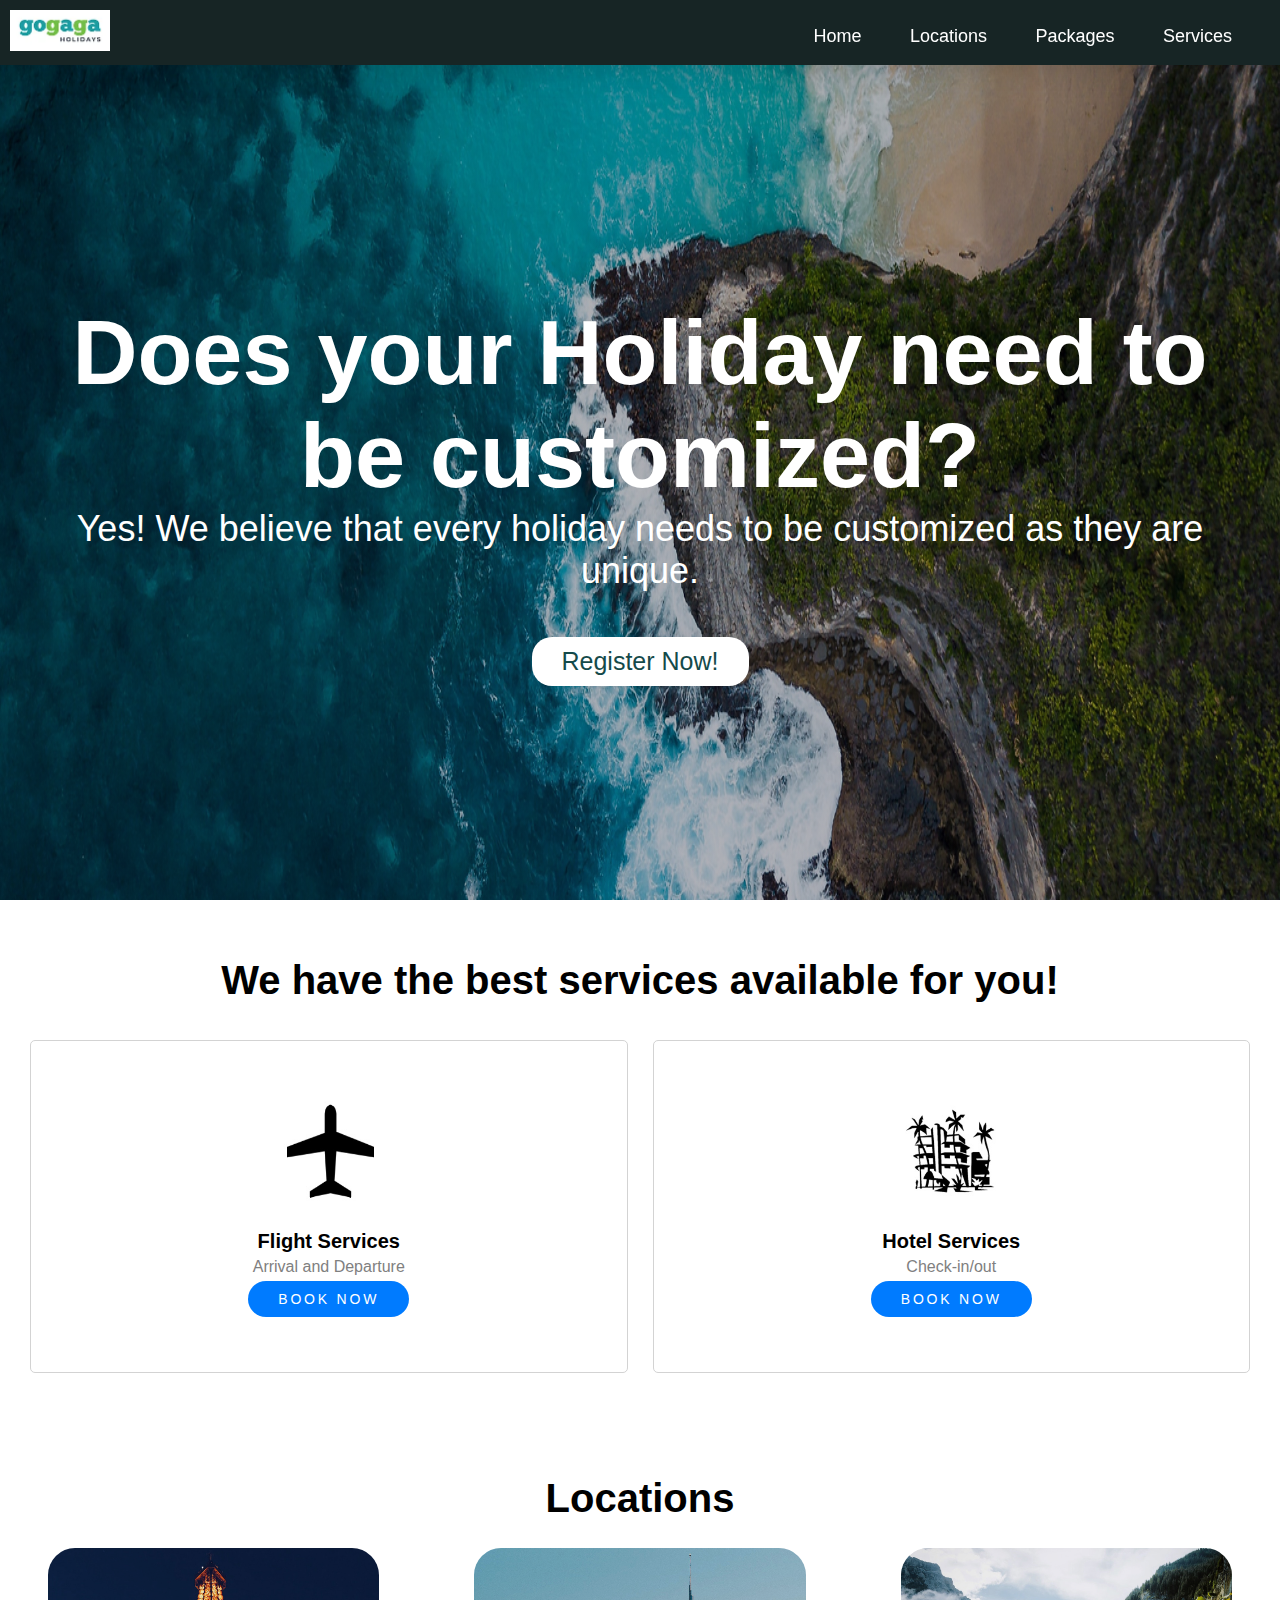
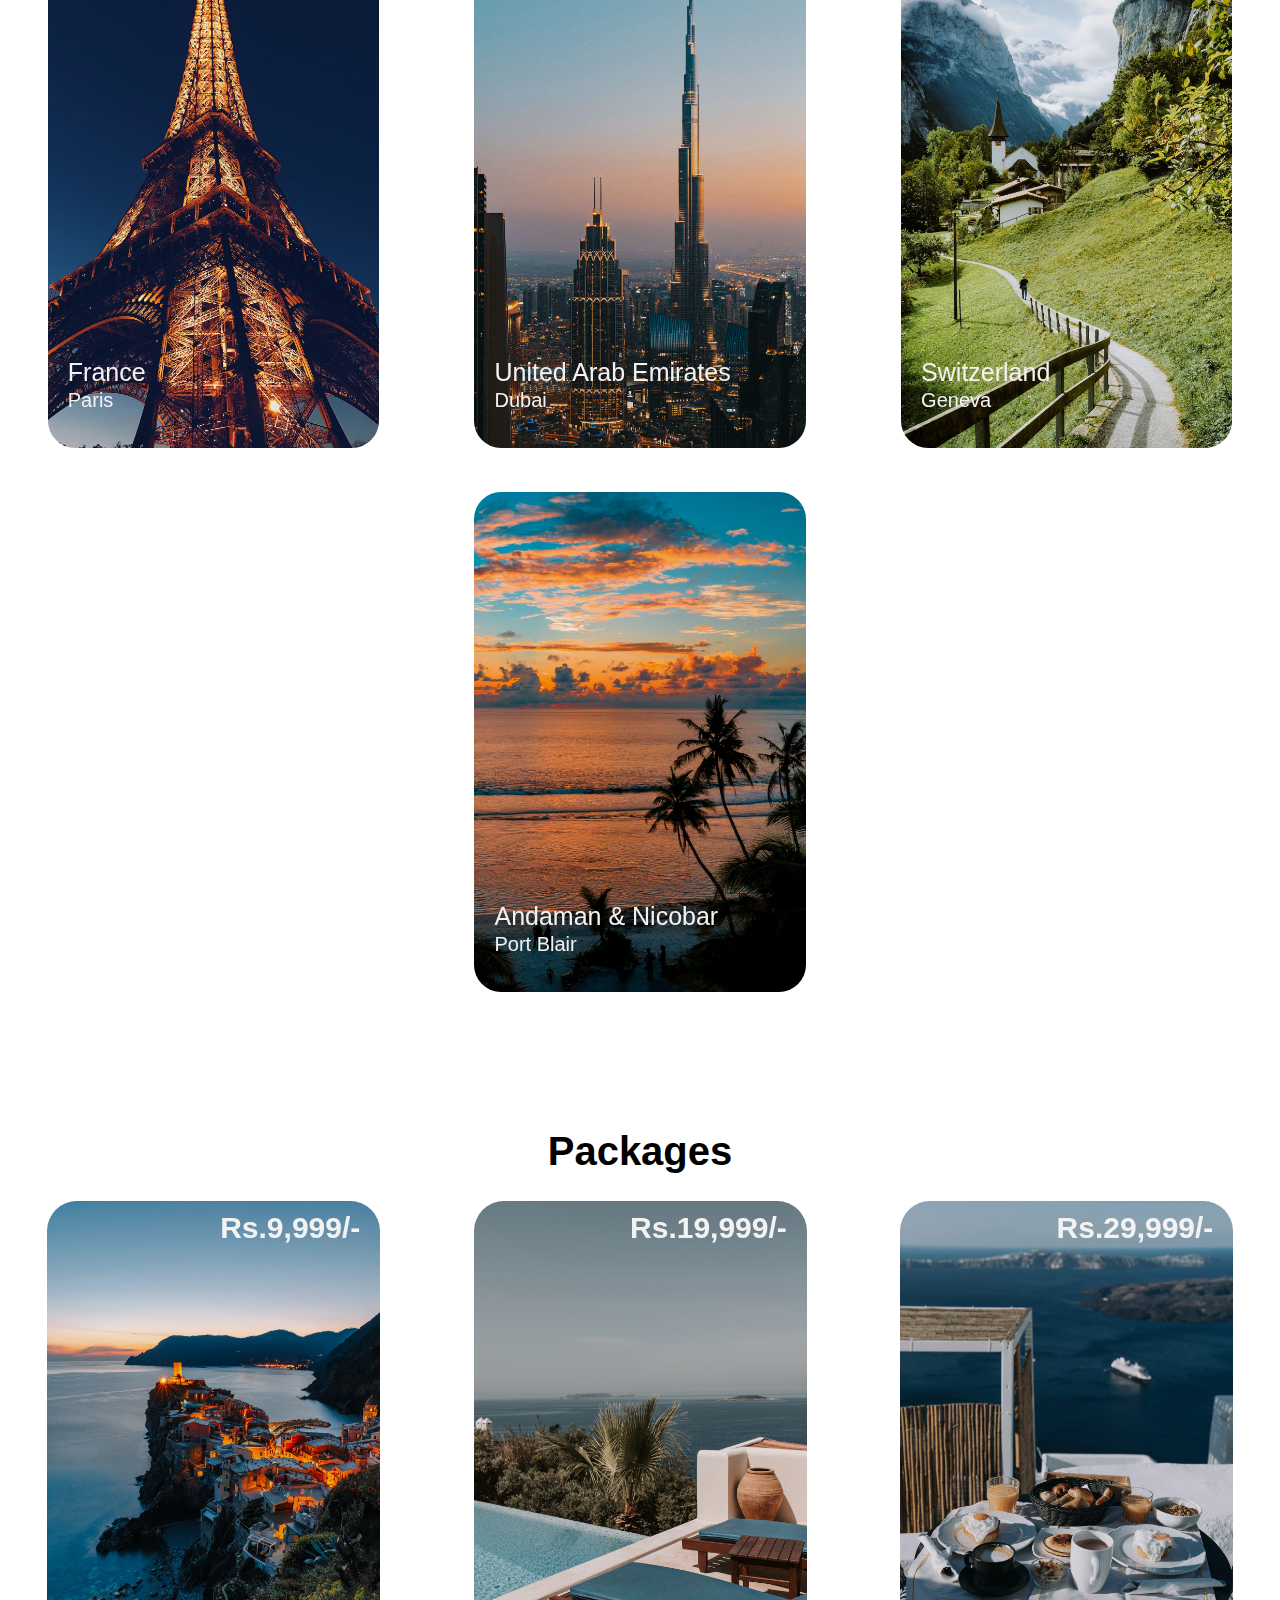
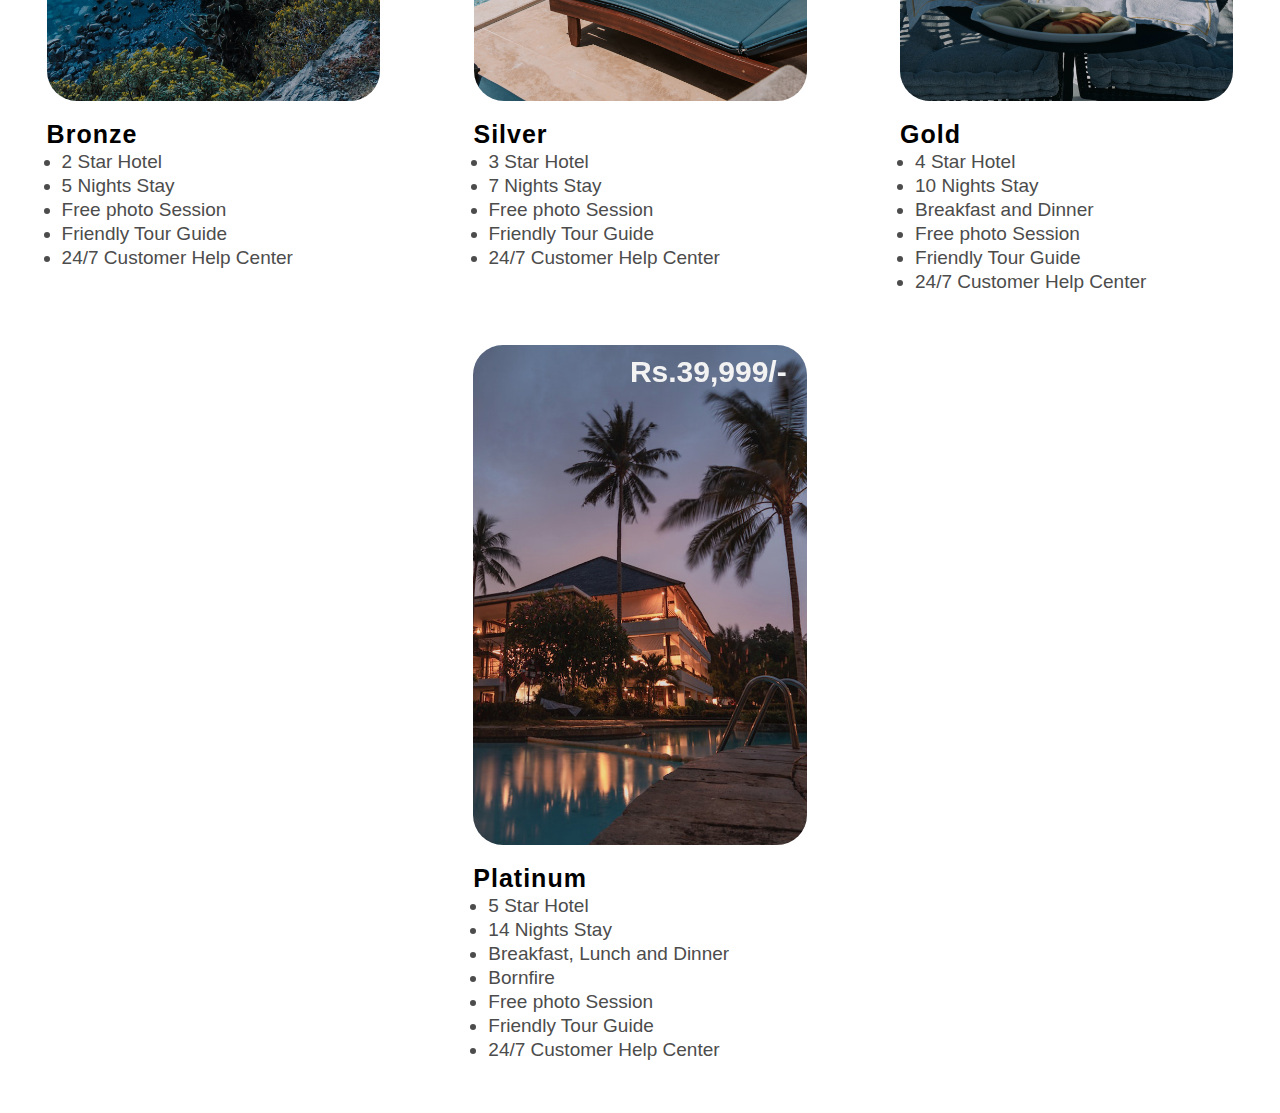
<file: nxtwave assignment/index.html>
<!DOCTYPE html>
<html lang="en">
<head>
    <meta charset="UTF-8">
    <meta name="viewport" content="width=device-width, initial-scale=1.0">
    <title>Gogaga Holidays</title>
    <link rel="stylesheet" href="css/index.css">
</head>
<body>
   
    <div class="banner">
        <img class="background-img" src="./files/bgimg.jpg" />
    
    <!-- Header -->

    <div class="content" id="home"> 
        <nav>
            <div>
            <img src="./files/GOGAGA NEW LOGO FINAL-01.jpg" class="logo" alt="Logo" title="Gogaga Holidays">
        </div>
            <ul class="navbar">
                <li>
                    <a href="#home">Home</a>
                    <a href="#locations">Locations</a>
                    <a href="#package">Packages</a>
                    <a href="#services">Services</a>
                </li>
            </ul>
        </nav>
 
        <div class="title">
            <h1>Does your Holiday need to be customized?</h1>
            <p> Yes! We believe that every holiday needs to be customized as they are unique.</p>
            <a href="./register.html" class="button">Register Now!</a>
        </div>
        </div>
    </div>


    <!-- Services -->

<section id="services" class="container">
    <div class="text">
        <h2>We have the best services available for you!</h2>
    </div>
    <div class="rowitems">
        <div class="container-box">
        <div class="container-image">
           <img src="./files/1a.jpg" alt="Flight Services">
        </div>
            <h4>Flight Services</h4>
            <p>Arrival and Departure</p>
            <a href="flight-booking.html"><button class="btn-ser">Book Now</button></a>
        </div>
        <div class="container-box">
        <div class="container-image">
            <img src="./files/4a.jpg" alt="Hotel Services">
        </div>
            <h4>Hotel Services</h4>
            <p>Check-in/out</p>
            <a href="hotel-booking.html"><button class="btn-ser">Book Now</button></a>
        </div>
</section>

 
<section class="locations" id="locations">
    <div class="package-title">
        <h2>Locations</h2>
    </div>

    <div class="location-content">

        <div class="col-content">
            <img src="./files/l3.jpg" alt="">
            <h5>France</h5>
            <p>Paris</p>
        </div></a>

        <div class="col-content">
            <img src="./files/l5.jpg" alt="">
            <h5>United Arab Emirates</h5>
            <p>Dubai</p>
        </div></a>

        <div class="col-content">
            <img src="./files/l6.jpg" alt="">
            <h5>Switzerland</h5>
            <p>Geneva</p>
        </div></a>

        <div class="col-content">
            <img src="./files/l7.jpg" alt="">
            <h5>Andaman & Nicobar</h5>
            <p>Port Blair</p>
        </div></a>

    </div>
</section>

<!-- Packages -->

<section class="package" id="package">
    <div class="package-title">
        <h2>Packages</h2>
    </div>

    <div class="package-content">
        
        <div class="box">
            <div class="image">
                <img src="./files/p1.jpg" alt="">
                <h3>Rs.9,999/-</h3>
            </div>
        
        <div class="dest-content">
            <div class="location">
                <h4>Bronze</h4>
                <ul class="pac-details">
                    <li>2 Star Hotel</li>
                    <li>5 Nights Stay</li>
                    <li>Free photo Session</li>
                    <li>Friendly Tour Guide</li>
                    <li>24/7 Customer Help Center</li>
                </ul>
            </div>
        </div>
        </div>
        
        <div class="box">
            <div class="image">
                <img src="./files/p2.jpg" alt="">
                <h3>Rs.19,999/-</h3>
            </div>
        
        <div class="dest-content">
            <div class="location">
                <h4>Silver</h4>
                <ul class="pac-details">
                    <li>3 Star Hotel</li>
                    <li>7 Nights Stay</li>
                    <li>Free photo Session</li>
                    <li>Friendly Tour Guide</li>
                    <li>24/7 Customer Help Center</li>
                </ul>
            </div>
        </div>
        </div>

        <div class="box">
            <div class="image">
                <img src="./files/p3.jpg" alt="">
                <h3>Rs.29,999/-</h3>
            </div>
        
        <div class="dest-content">
            <div class="location">
                <h4>Gold</h4>
                <ul class="pac-details">
                    <li>4 Star Hotel</li>
                    <li>10 Nights Stay</li>
                    <li>Breakfast and Dinner</li>
                    <li>Free photo Session</li>
                    <li>Friendly Tour Guide</li>
                    <li>24/7 Customer Help Center</li>
                </ul>
            </div>
        </div>
        </div>

        <div class="box">
            <div class="image">
                <img src="./files/p4.jpg" alt="">
                <h3>Rs.39,999/-</h3>
            </div>
        
        <div class="dest-content">
            <div class="location">
                <h4>Platinum</h4>
                <ul class="pac-details">
                    <li>5 Star Hotel</li>
                    <li>14 Nights Stay</li>
                    <li>Breakfast, Lunch and Dinner</li>
                    <li>Bornfire</li>
                    <li>Free photo Session</li>
                    <li>Friendly Tour Guide</li>
                    <li>24/7 Customer Help Center</li>
                </ul>
            </div>
        </div>
    </div>

</div>

</section>

</body>
</html>
</file>
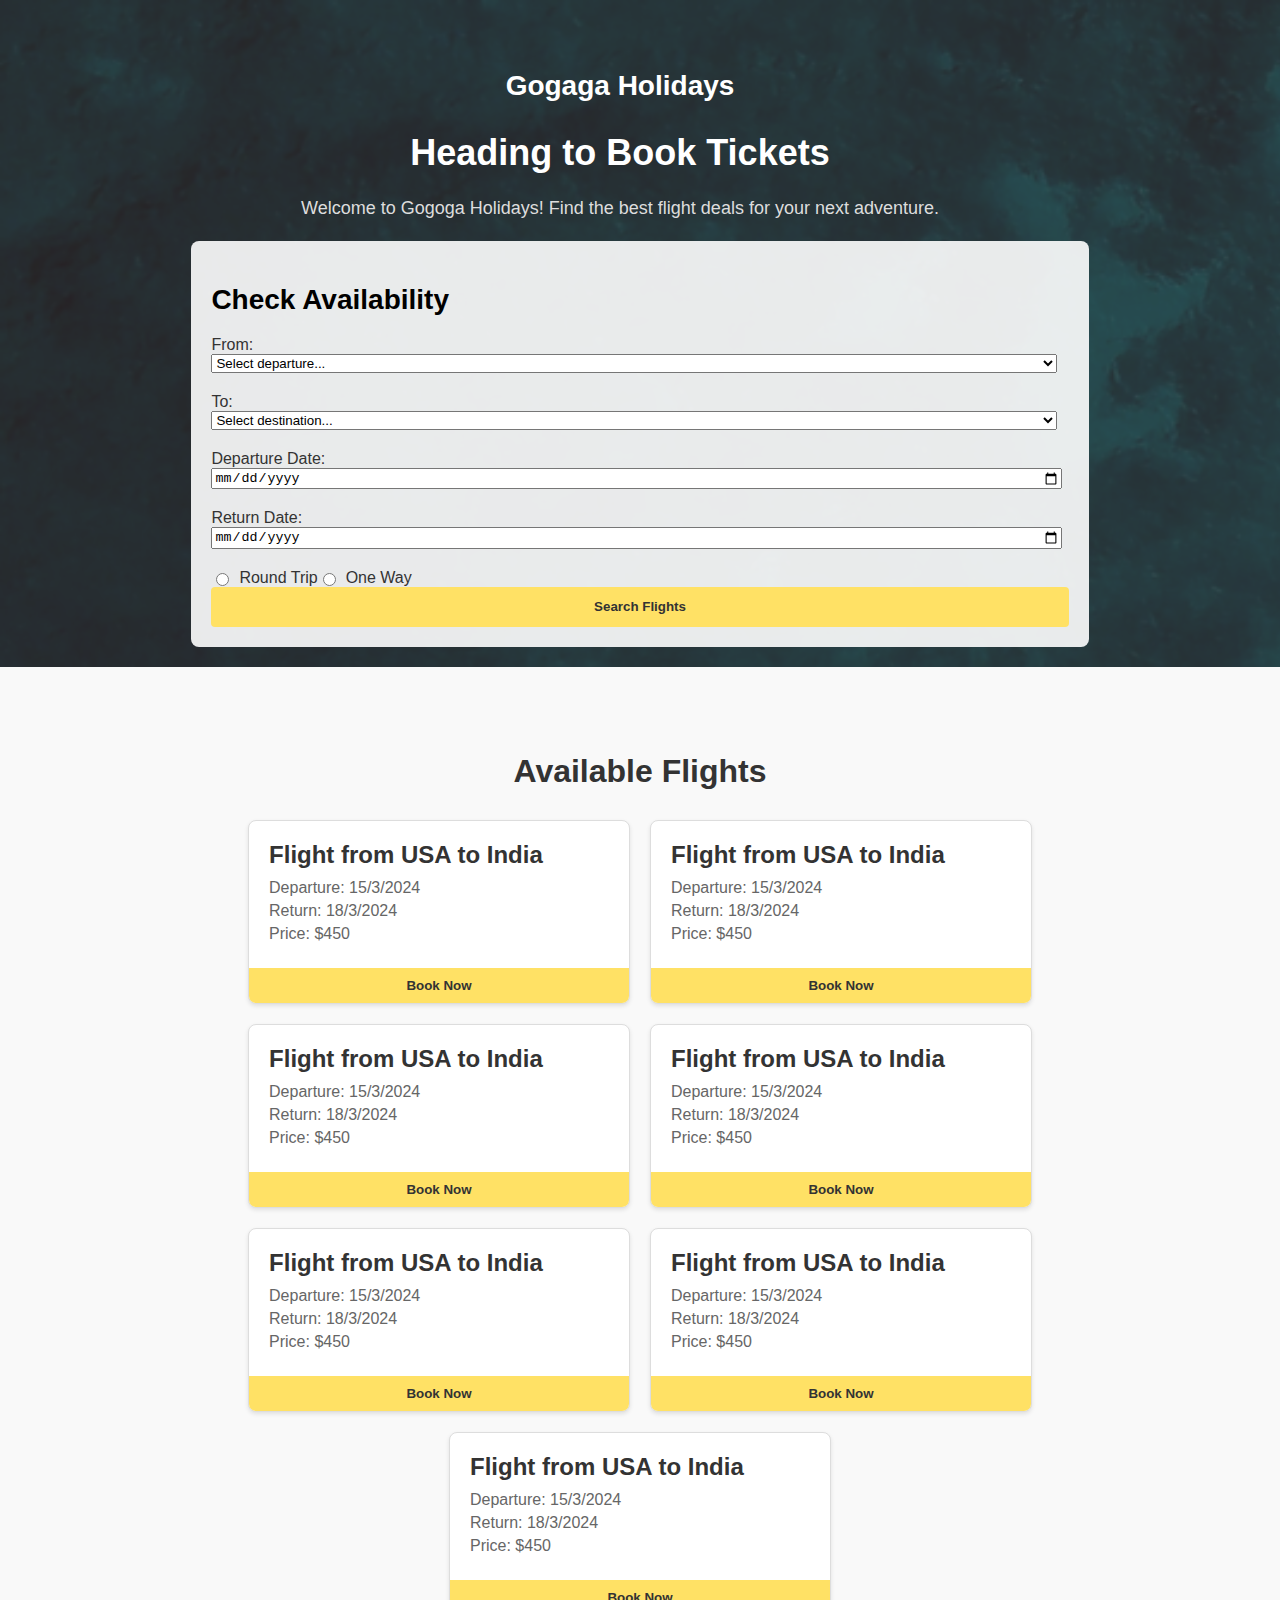
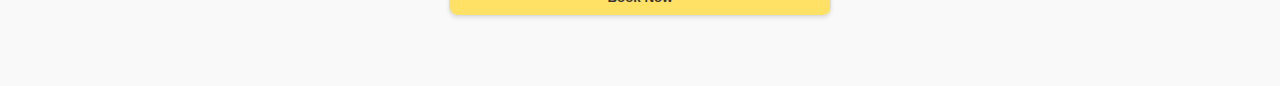
<file: nxtwave assignment/flight-booking.html>
<!DOCTYPE html>
<html lang="en">
<head>
    <meta charset="UTF-8">
    <meta name="viewport" content="width=device-width, initial-scale=1.0">
    <title>Flight Booking</title>
    <link rel="stylesheet" href="css/flight.css">
</head>
<body>

<section class="banner" id="top">
    <div class="container">
        <div class="row">
            <div class="left-content">
                <div class="left-side">
                    <div class="logo">
                        Gogaga Holidays
                    </div>
                    <div class="tabs-content">
                        <h2>Heading to Book Tickets</h2>
                        <p>Welcome to Gogoga Holidays! Find the best flight deals for your next adventure.</p>
                    </div>
                </div>
            </div>
            <div class="right-content">
                <section id="first-tab-group" class="tabgroup">
                    <div id="tab1">
                        <div class="submit-form">
                            <h2 class="form-heading">Check Availability</h2>
                            <form id="form-submit" action="" method="get">
                                <label for="from">From:</label>
                                <select required name='from'>
                                    <option value="">Select departure...</option>
                                    <option value="Cambodia">Cambodia</option>
                                    <option value="Hong Kong">Hong Kong</option>
                                 
                                </select>
        
                                <label for="to">To:</label>
                                <select required name='to'>
                                    <option value="">Select destination...</option>
                                    <option value="Cambodia">Cambodia</option>
                                    <option value="Hong Kong">Hong Kong</option>
                                  
                                </select>
        
                                <label for="departure">Departure Date:</label>
                                <input name="departure" type="date" class="form-control date" id="departure" required>
        
                                <label for="return">Return Date:</label>
                                <input name="return" type="date" class="form-control date" id="return" required>
        
                                <div class="radio-select">
                                    <input type="radio" name="trip" id="round" value="round" required>
                                    <label for="round">Round Trip</label>
                                    <input type="radio" name="trip" id="oneway" value="one-way" required>
                                    <label for="oneway">One Way</label>
                                </div>
        
                                <button type="submit" id="form-submit">Search Flights</button>
                            </form>
                        </div>
                    </div>
                </section>
            </div>
        </div>
    </div>
</section>



<section class="flight-grid">
    <div class="container">
        <h2>Available Flights</h2>
        <div class="flight-list">
            <div class="flight-item">
                <div class="flight-details">
                    <h3>Flight from USA to India</h3>
                    <p>Departure: 15/3/2024</p>
                    <p>Return: 18/3/2024</p>
                    <p>Price: $450</p>
                </div>
                <button class="btn-book">Book Now</button>
            </div>
            <div class="flight-item">
                <div class="flight-details">
                    <h3>Flight from USA to India</h3>
                    <p>Departure: 15/3/2024</p>
                    <p>Return: 18/3/2024</p>
                    <p>Price: $450</p>
                </div>
                <button class="btn-book">Book Now</button>
            </div>
            <div class="flight-item">
                <div class="flight-details">
                    <h3>Flight from USA to India</h3>
                    <p>Departure: 15/3/2024</p>
                    <p>Return: 18/3/2024</p>
                    <p>Price: $450</p>
                </div>
                <button class="btn-book">Book Now</button>
            </div>
            <div class="flight-item">
                <div class="flight-details">
                    <h3>Flight from USA to India</h3>
                    <p>Departure: 15/3/2024</p>
                    <p>Return: 18/3/2024</p>
                    <p>Price: $450</p>
                </div>
                <button class="btn-book">Book Now</button>
            </div>
            <div class="flight-item">
                <div class="flight-details">
                    <h3>Flight from USA to India</h3>
                    <p>Departure: 15/3/2024</p>
                    <p>Return: 18/3/2024</p>
                    <p>Price: $450</p>
                </div>
                <button class="btn-book">Book Now</button>
            </div>
            <div class="flight-item">
                <div class="flight-details">
                    <h3>Flight from USA to India</h3>
                    <p>Departure: 15/3/2024</p>
                    <p>Return: 18/3/2024</p>
                    <p>Price: $450</p>
                </div>
                <button class="btn-book">Book Now</button>
            </div>
            <div class="flight-item">
                <div class="flight-details">
                    <h3>Flight from USA to India</h3>
                    <p>Departure: 15/3/2024</p>
                    <p>Return: 18/3/2024</p>
                    <p>Price: $450</p>
                </div>
                <button class="btn-book">Book Now</button>
            </div>
        </div>
    </div>
</section>

</body>
</html>
</file>
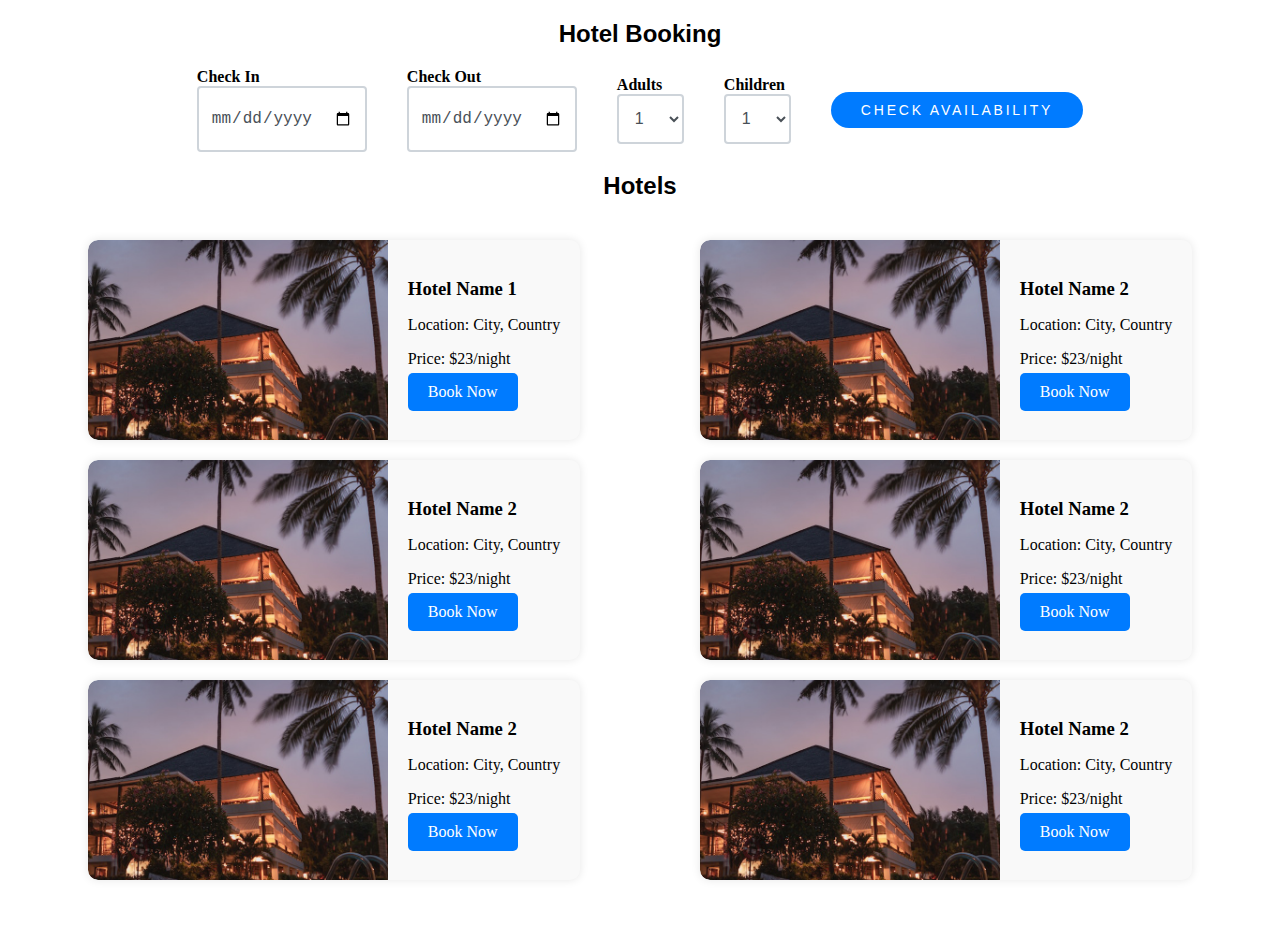
<file: nxtwave assignment/hotel-booking.html>
<!DOCTYPE html>
<html lang="en">
<head>
    <meta charset="UTF-8">
    <meta name="viewport" content="width=device-width, initial-scale=1.0">
    <title>Gogaga Holidays</title>
    <link rel="stylesheet" href="css/hotel.css">
</head>
<body>
    <section id="hotel-booking">
        <h2 class="hotel-heading">Hotel Booking</h2>
        <div class="booking-form">
            <form action="#">
                <div class="row">
                    <div class="col">
                        <label for="checkin_date" class="font-weight-bold text-black">Check In</label>
                        <div class="field-icon-wrap">
                            <div class="icon"><span class="icon-calendar"></span></div>
                            <input type="date" id="checkin_date" class="form-control" placeholder="YYYY-MM-DD">
                        </div>
                    </div>
                    <div class="col">
                        <label for="checkout_date" class="font-weight-bold text-black">Check Out</label>
                        <div class="field-icon-wrap">
                            <div class="icon"><span class="icon-calendar"></span></div>
                            <input type="date" id="checkout_date" class="form-control" placeholder="YYYY-MM-DD">
                        </div>
                    </div>
                    <div class="col">
                        <label for="adults" class="font-weight-bold text-black">Adults</label>
                        <div class="field-icon-wrap">
                            <div class="icon"><span class="ion-ios-arrow-down"></span></div>
                            <select name="" id="adults" class="form-control">
                                <option value="">1</option>
                                <option value="">2</option>
                                <option value="">3</option>
                                <option value="">4+</option>
                            </select>
                        </div>
                    </div>
                    <div class="col">
                        <label for="children" class="font-weight-bold text-black">Children</label>
                        <div class="field-icon-wrap">
                            <div class="icon"><span class="ion-ios-arrow-down"></span></div>
                            <select name="" id="children" class="form-control">
                                <option value="">1</option>
                                <option value="">2</option>
                                <option value="">3</option>
                                <option value="">4+</option>
                            </select>
                        </div>
                    </div>
                    <div class="col">
                        <button class="btn btn-primary btn-block text-white">Check Availability</button>
                    </div>
                </div>
            </form>
        </div>

        
    
        <h2 class="hotel-heading">Hotels</h2>
        <section id="hotel-list">
           
            <div class="hotel-card">
                <img src="./files/p4.jpg" alt="Hotel 1">
                <div class="hotel-info">
                    <h3>Hotel Name 1</h3>
                    <p>Location: City, Country</p>
                    <p>Price: $23/night</p>
                    <a href="#">Book Now</a>
                </div>
            </div>
            <div class="hotel-card">
                <img src="./files/p4.jpg" alt="Hotel 2">
                <div class="hotel-info">
                    <h3>Hotel Name 2</h3>
                    <p>Location: City, Country</p>
                    <p>Price: $23/night</p>
                    <a href="#">Book Now</a>
                </div>
            </div>
            <div class="hotel-card">
                <img src="./files/p4.jpg" alt="Hotel 2">
                <div class="hotel-info">
                    <h3>Hotel Name 2</h3>
                    <p>Location: City, Country</p>
                    <p>Price: $23/night</p>
                    <a href="#">Book Now</a>
                </div>
            </div>
            <div class="hotel-card">
                <img src="./files/p4.jpg" alt="Hotel 2">
                <div class="hotel-info">
                    <h3>Hotel Name 2</h3>
                    <p>Location: City, Country</p>
                    <p>Price: $23/night</p>
                    <a href="#">Book Now</a>
                </div>
            </div>
            <div class="hotel-card">
                <img src="./files/p4.jpg" alt="Hotel 2">
                <div class="hotel-info">
                    <h3>Hotel Name 2</h3>
                    <p>Location: City, Country</p>
                    <p>Price: $23/night</p>
                    <a href="#">Book Now</a>
                </div>
            </div>
            <div class="hotel-card">
                <img src="./files/p4.jpg" alt="Hotel 2">
                <div class="hotel-info">
                    <h3>Hotel Name 2</h3>
                    <p>Location: City, Country</p>
                    <p>Price: $23/night</p>
                    <a href="#">Book Now</a>
                </div>
            </div>
        </section>
    </section>

</body>
</html>
</file>
<file: nxtwave assignment/css/index.css>
*{
    padding:0;
    margin:0;
    box-sizing:border;
    font-family:'Poppins',sans-serif;
    text-decoration: none;
    list-style: none;
    scroll-behavior: smooth;
}

/* Home page */

.banner{
    width:100%;
    height: 100vh;
    overflow: hidden;
    display: flex;
    justify-content: center;
    align-items: center;
}

.banner .background-img{
    position: absolute;
    left: 0;
    width: 100%;
    height: 100%;

}

.content{
    position: relative;
    z-index: 1;
    width: 100%;
    height: 100vh;
    background-image: linear-gradient(rgba(1, 0, 5, 0.3),rgba(4, 1, 17, 0.3));


}

nav{
    width: 100%;
    position: fixed;
    background-color: rgb(23, 37, 37);
    box-shadow: 5px 5px 30px rgba(0, 0, 0, 15%);
    display: flex;
    align-items: center;
    justify-content: space-between;
    padding: 10px 10px; 
}

nav .logo{
    width: 100px;
}

nav ul li{
    list-style: none;
    display: inline-block;
    margin-left: 40px;
    margin-bottom: 8px;
}

.navbar{
    display: flex;
    margin-right: 4vh;
    align-self: flex-end;
}

.navbar a{
    color: white;
    font-size: 18px;
    padding: 10px 22px;
    border-radius: 4px;
    font-weight: 500;   
    text-decoration: none;
    transition: ease 0.40s;
}

.navbar a:hover,.navbar a.active{
    background: white;
    color: black;
    box-shadow: 5px 10px 30px rgb(85 85 85 / 20%);
    border-radius: 5px;
    
}

nav ul li a{
    text-decoration: none;
    color: rgb(255, 255, 255);
    font-size: 17px;
}

.title{
    text-decoration: none;
    /* display: inline-block; */
    font-size: 4vh;
    color: rgb(255, 255, 255);
    padding: 14px 17px;
    margin-top: 32vh;
    text-align: center;
    vertical-align: center;
}

.title h1{
    font-size: 10vh;
    text-shadow: 2px black;
    transition: ease 0.3s;
}

.title h1:hover{
    color:transparent;
    -webkit-text-stroke: 1px white;
    
}

.button{
    display: inline-block;
    margin-top:5vh;
    font-size: 25px;
    padding: 10px 30px;
    color: rgb(21, 74, 74);
    /* background-color:rgb(164, 44, 44); */
    background-color: white;
    border-radius: 20px;
    text-decoration: none;
    transition: ease 0.30s;
}

.button:hover{
    transform: scale(1.1);
    color: white;
    background-color: rgb(21, 74, 74);
    /* border: 2px solid rgb(42, 37, 68); */
    box-shadow: 5px 10px 30px rgba(0, 0, 0, 0.4);
    padding: 10px 30px;
}




/* Services */

.text h2{
    font-size: 40px;
    font-weight: 650;
    margin-top: 40px;
    margin-bottom: 10px;
    line-height: 2;
    text-align: center;
}

.rowitems{
    display: grid;
    grid-template-columns: repeat(auto-fit,minmax(100px,auto));
    gap: 25px;
    align-items: center;
    text-align: center;
    margin-top: 20px;
    margin-left: 30px ;
    margin-right: 30px;
    margin-bottom:10px ;
}
.btn-ser {
  
        padding: 10px 30px;
        border-radius: 50px;
        background-color: #007bff;
        color: #fff;
        text-transform: uppercase;
        font-size: 14px;
        letter-spacing: 0.2em;
        cursor: pointer;
        outline: none;
        border: none;
        margin: 5px;
    
}
.container-box{
    border: 1px solid #d3d3d3;
    border-radius: 5px;
    padding: 50px 10px;
    transition: all 0.7s ease 0s;
    cursor: pointer;
}

.container-image img{
    height: 100px;
    width: 100px;
    padding: 10px;
    margin-bottom: 15px;
}

.container-box h4{
    font-size: 20px;
    margin-bottom: 5px;
    font-weight: 550;
}

.container-box p{
    font-size: 16px;
    color: #808080;
}

.container-box:hover{
    transform: translateX(3px);
    box-shadow: 5px 20px 50px rgba(78, 78, 78, 0.1);
    border: 1px solid transparent;
    border-radius: 0px;
}

/* Packages */

.package-title{
    text-align: center;
}

.package-title h2{
    font-size: 40px;
    font-weight: 650;
    padding-top: 75px;
    padding-bottom: 10px;
    line-height: 2;
}

.package-content{
    display: flex;
    justify-content: space-around;
    flex-wrap: wrap;
}

.image{
    position: relative;
    transition: all 0.3s cubic-bezier(0.445,0.05,0.55,0.95);
    cursor: pointer;
    filter: brightness(95%);
}

.image img{
    width: 100%;
    height: 500px;
    border-radius: 30px;
}

.image h3{
    color: white;
    position: absolute;
    font-size: 30px;
    font-weight: 600;
    text-align: center;
    top: 10px;
    right: 20px;
}

.dest-content{
    display: flex;
    flex-wrap: wrap;
    justify-content: space-between;
    align-items: center;
    padding-top: 15px;
    margin-bottom: 50px;
}

.location h4{
    font-size: 25px;
    letter-spacing: 1px;
    font-weight: 600;
    margin-bottom: 2px;
}

.pac-details li{
    font-size: 19px;
    color: #4c4c4c;
    margin-left: 15px;
    margin-bottom: 2px;
    list-style-type: disc;
}

.image:hover{
    filter: brightness(120%);
    transform: scale(1.03);
}

/* Locations */

.location-content{
    display: flex;
    justify-content: space-around;
    flex-wrap: wrap;
}

.col-content{
    position: relative;
    filter:brightness(95%);
    transition: all 0.3s cubic-bezier(0.445,0.05,0.55,0.95);

}

.col-content img{
    margin-bottom: 40px;
    height: 500px;
    border-radius: 27px;
    width: 100%;
    
}

.col-content h5{
    position: absolute;
    font-size: 25px;
    color: white;
    font-weight: 500;
    left: 20px;
    bottom: 105px;
    cursor: pointer;
}

.col-content p{
    position: absolute;
    font-size: 20px;
    color: white;
    left: 20px;
    bottom: 80px;
    cursor: pointer;
}

.col-content:hover{
    filter: brightness(120%);
    transform: scale(1.03);
    cursor: pointer;
}




/* Small devices (portrait phones, 600px and up) */
@media only screen and (max-width: 599px) {
    .navbar{
        display: none;
    }
    .navbar ul li {
        display: none;
    }

    .navbar ul li:first-child {
        display: inline-block;
    }

    .navbar ul.show {
        display: block;
    }

    .navbar ul.show li {
        display: block;
        text-align: center;
        margin: 15px 0;
    }

    .navbar img {
        width: 70px;
        margin-bottom: 10px;
    }

    .navbar ul {
        padding-left: 0;
    }

    .navbar button {
        background: none;
        border: none;
        padding: 0;
        cursor: pointer;
        font-size: 20px;
        color: white;
    }

    .navbar button:focus {
        outline: none;
    }
    .title {
        margin-top: 20vh;
    }

    .title h1 {
        font-size: 6vh;
    }

    .button {
        font-size: 18px;
        padding: 12px 30px;
    }

    .text h2 {
        font-size: 30px;
        margin-bottom: 20px;
    }

    .rowitems {
        display: block;
        margin-left: auto;
        margin-right: auto;
    }

    .container-box {
        padding: 30px;
    }

    .container-image img {
        height: 100px;
        width: 100px;
    }

    .container-box h4 {
        font-size: 20px;
        margin-bottom: 10px;
    }

    .container-box p {
        font-size: 16px;
        margin-bottom: 15px;
    }

    .location-content {
        flex-direction: column;
        align-items: center;
    }
   

    .col-content img {
        height: 200px;
        width: 100%;
        border-radius: 15px;
        margin-bottom: 10px;
    }

    .col-content h5,
    .col-content p {
        text-align: center;
    }

    .package-content {
        flex-direction: column;
        align-items: center;
    }

    .box {
        width: 80%;
        margin-bottom: 30px;
    }

    .image img {
        height: 300px;
        border-radius: 15px;
    }

    .image h3 {
        font-size: 20px;
        position: absolute;
        top: 20px;
        right: 20px;
    }

    .dest-content {
        padding: 15px;
    }

    .location-content .col-content {
        width: 90%;
    }
}
</file>
<file: nxtwave assignment/css/flight.css>
body {
    margin: 0;
    padding: 0;
    font-family: 'Open Sans', Arial, sans-serif;
    background-image: url('../files/bgimg.jpg');
    background-size: cover;
    height: 100%;
}
.container {
    max-width: 1200px;
    margin: 0 ;
    padding: 20px;
    justify-content: center;
}

.banner {
    padding-top: 50px;
    background-color: rgba(54, 44, 44, 0.7);
    color: #fff;
}

.left-content,
.right-content {
    display: flex;
    justify-content: center;
    align-items: center;
    height: 100%;
}

.left-content {
    flex: 1;
}

.right-content {
    flex: 1;
}

.left-side {
    text-align: center;
}

.logo {
    font-size: 28px;
    font-weight: bold;
    margin-bottom: 20px;
}

.tabs-content h2 {
    font-size: 36px;
    margin-bottom: 20px;
}

.tabs-content p {
    font-size: 18px;
    line-height: 1.6;
    color: #ddd;
}

.submit-form {
    width: 100%;
    background-color: rgba(255, 255, 255, 0.9);
    padding: 20px;
    border-radius: 8px;
}

.submit-form h2 {
    font-size: 28px;
    margin-bottom: 20px;
}

.submit-form label {
    color: #333;
}

.submit-form select,
.submit-form input[type="date"] {
    width: calc(100% - 12px);
    margin-bottom: 20px;
}

.radio-select {
    display: flex;
    align-items: center;
}

.radio-select input[type="radio"] {
    margin-right: 10px;
}

button[type="submit"] {
    width: 100%;
    height: 40px;
    background-color: #ffe165;
    color: #333;
    font-weight: bold;
    border: none;
    border-radius: 4px;
    cursor: pointer;
}

.flight-grid {
    background-color: #f9f9f9;
    padding: 40px 0;
}

.flight-grid h2 {
    text-align: center;
    font-size: 32px;
    margin-bottom: 20px;
    color: #333;
}


.flight-grid {
    background-color: #f9f9f9;
    padding: 40px 0;
}

.flight-grid .container {
    max-width: 1200px;
    margin: 0 auto;
    padding: 20px;
}

.flight-grid h2 {
    text-align: center;
    font-size: 32px;
    margin-bottom: 20px;
    color: #333;
}

.flight-list {
    display: flex;
    flex-wrap: wrap;
    justify-content: center;
}

.flight-item {
    width: calc(33.33% - 20px);
    margin: 10px;
    background-color: #fff;
    border: 1px solid #ddd;
    border-radius: 8px;
    overflow: hidden;
    box-shadow: 0 2px 4px rgba(0, 0, 0, 0.1);
}

.flight-item .flight-details {
    padding: 20px;
}
.form-heading {
	color: #000;
}
.flight-item h3 {
    margin-top: 0;
    margin-bottom: 10px;
    font-size: 24px;
    color: #333;
}

.flight-item p {
    margin: 0;
    margin-bottom: 5px;
    font-size: 16px;
    color: #666;
}

.btn-book {
    display: block;
    width: 100%;
    padding: 10px;
    background-color: #ffe165;
    color: #333;
    font-weight: bold;
    border: none;
    border-radius: 0;
    cursor: pointer;
    transition: background-color 0.3s;
}

.btn-book:hover {
    background-color: #ffd700;
}
@media screen and (max-width: 768px) {
    .flight-card {
        display: flex;
        flex-direction: column;
        margin-bottom: 20px;
        border: 1px solid #ccc;
        border-radius: 8px;
        overflow: hidden;
    }
    .flight-item{
        width: 500px;
    }
    .flight-card img {
        width: 100%;
        height: auto;
    }

    .flight-details {
        padding: 15px;
    }

    .flight-details h3 {
        margin-top: 0;
        margin-bottom: 10px;
        font-size: 20px;
    }

    .flight-details p {
        margin: 5px 0;
        font-size: 16px;
    }
    .flight-list {
        justify-content: space-around;
    }
}
</file>
<file: nxtwave assignment/css/hotel.css>
#hotel-list {

    padding: 20px;
    display: flex;
    justify-content: space-around;
    align-items: center;
    flex-wrap: wrap;
}

.hotel-card {
    display: flex;
    margin-bottom: 20px;
    background-color: #f9f9f9;
    border-radius: 10px;
    box-shadow: 0 0 10px rgba(0, 0, 0, 0.1);
    overflow: hidden;
}

.hotel-card img {
    width: 300px;
    height: 200px;
    object-fit: cover;
    border-radius: 10px 0 0 10px;
}
.input-wrapper input {
    background-color: #eee;
    border: none;
    padding: 1rem;
    font-size: 1rem;
    width: 13em;
    border-radius: 1rem;
    color: lightcoral;
    box-shadow: 0 0.4rem #dfd9d9;
    cursor: pointer;
  }
  
.input-wrapper input:focus {
    outline-color: lightcoral;
  }
.hotel-info {
    padding: 20px;
}
.hotel-heading {
    text-align: center;
    font-family: sans-serif;
}

.hotel-info h3 {
    margin-bottom: 10px;
}

.hotel-info p {
    margin-bottom: 5px;
}

.hotel-info a {
    display: inline-block;
    padding: 10px 20px;
    background-color: #007bff;
    color: #fff;
    text-decoration: none;
    border-radius: 5px;
    transition: background-color 0.3s ease;
}

.hotel-info a:hover {
    background-color: #0056b3;
}
.row {
    display: flex;
    justify-content: center;
    gap: 40px;
    align-items: center;
    flex-wrap: wrap;
}

.room {
    position: relative;
    display: block; }
.room .img-wrap {
      position: relative;
      overflow: hidden; 
}
.room img {
    width: 300px;
}
.room span {
    color: #ffba5a;
    text-align: center;
    text-decoration: none;
    font-family:  Georgia, Times, 'Times New Roman', serif;
}
.btn {
    padding: 10px 30px;
    border-radius: 50px;
    background-color: #007bff;
    color: #fff;
    text-transform: uppercase;
    font-size: 14px;
    letter-spacing: 0.2em;
    cursor: pointer;
    outline: none;
    border: none;
}

.btn.btn-outline-white {
    border: 2px solid #fff;
    background-color: transparent;
    color: #fff;
}

.btn.btn-outline-white:hover {
    border: 2px solid transparent;
    background: #000;
    color: #fff;
}

.btn.btn-outline-white-primary {
    border: 2px solid #fff;
    background-color: transparent;
    color: #fff;
}

.btn.btn-outline-white-primary:hover {
    border: 2px solid transparent;
    background: #ffba5a;
    color: #fff;
}

.form-control {
    height: 50px;
    border: 2px solid #ced4da;
    border-radius: 0.25rem;
    padding: 0.375rem 0.75rem;
    font-size: 1rem;
    line-height: 1.5;
    color: #495057;
    background-color: #fff;
    background-clip: padding-box;
    transition: border-color 0.15s ease-in-out, box-shadow 0.15s ease-in-out;
}

.form-control:focus {
    border-color: #ffba5a;
    outline: 0;
    box-shadow: none;
}


.section {
    padding-top: 40px;
    padding-bottom: 0;
}

.bg-light {
    background-color: #f8f9fa !important;
}


.font-weight-bold {
    font-weight: bold;
}

.text-black {
    color: #000 !important;
}

.field-icon-wrap {
    position: relative;
}

.field-icon-wrap .icon {
    position: absolute;
    top: 50%;
    transform: translateY(-50%);
    left: 10px;
}
</file>
